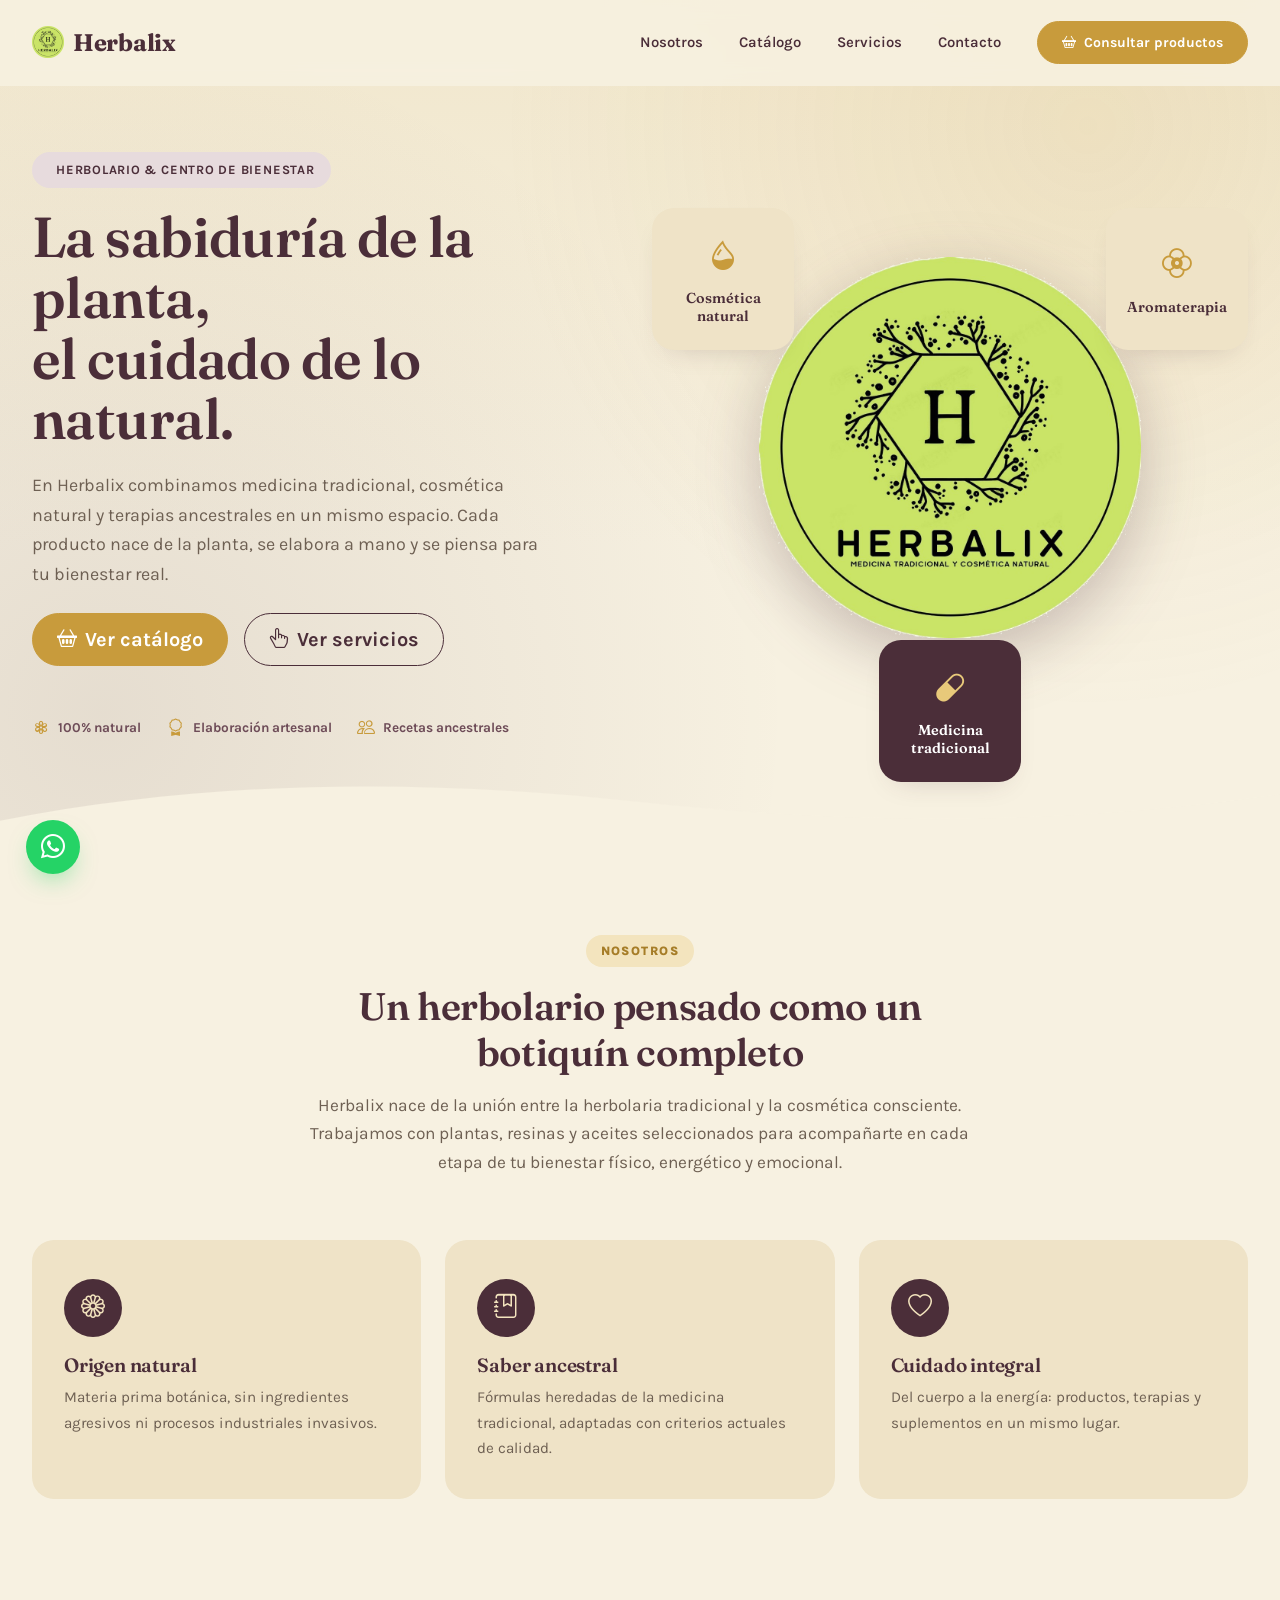
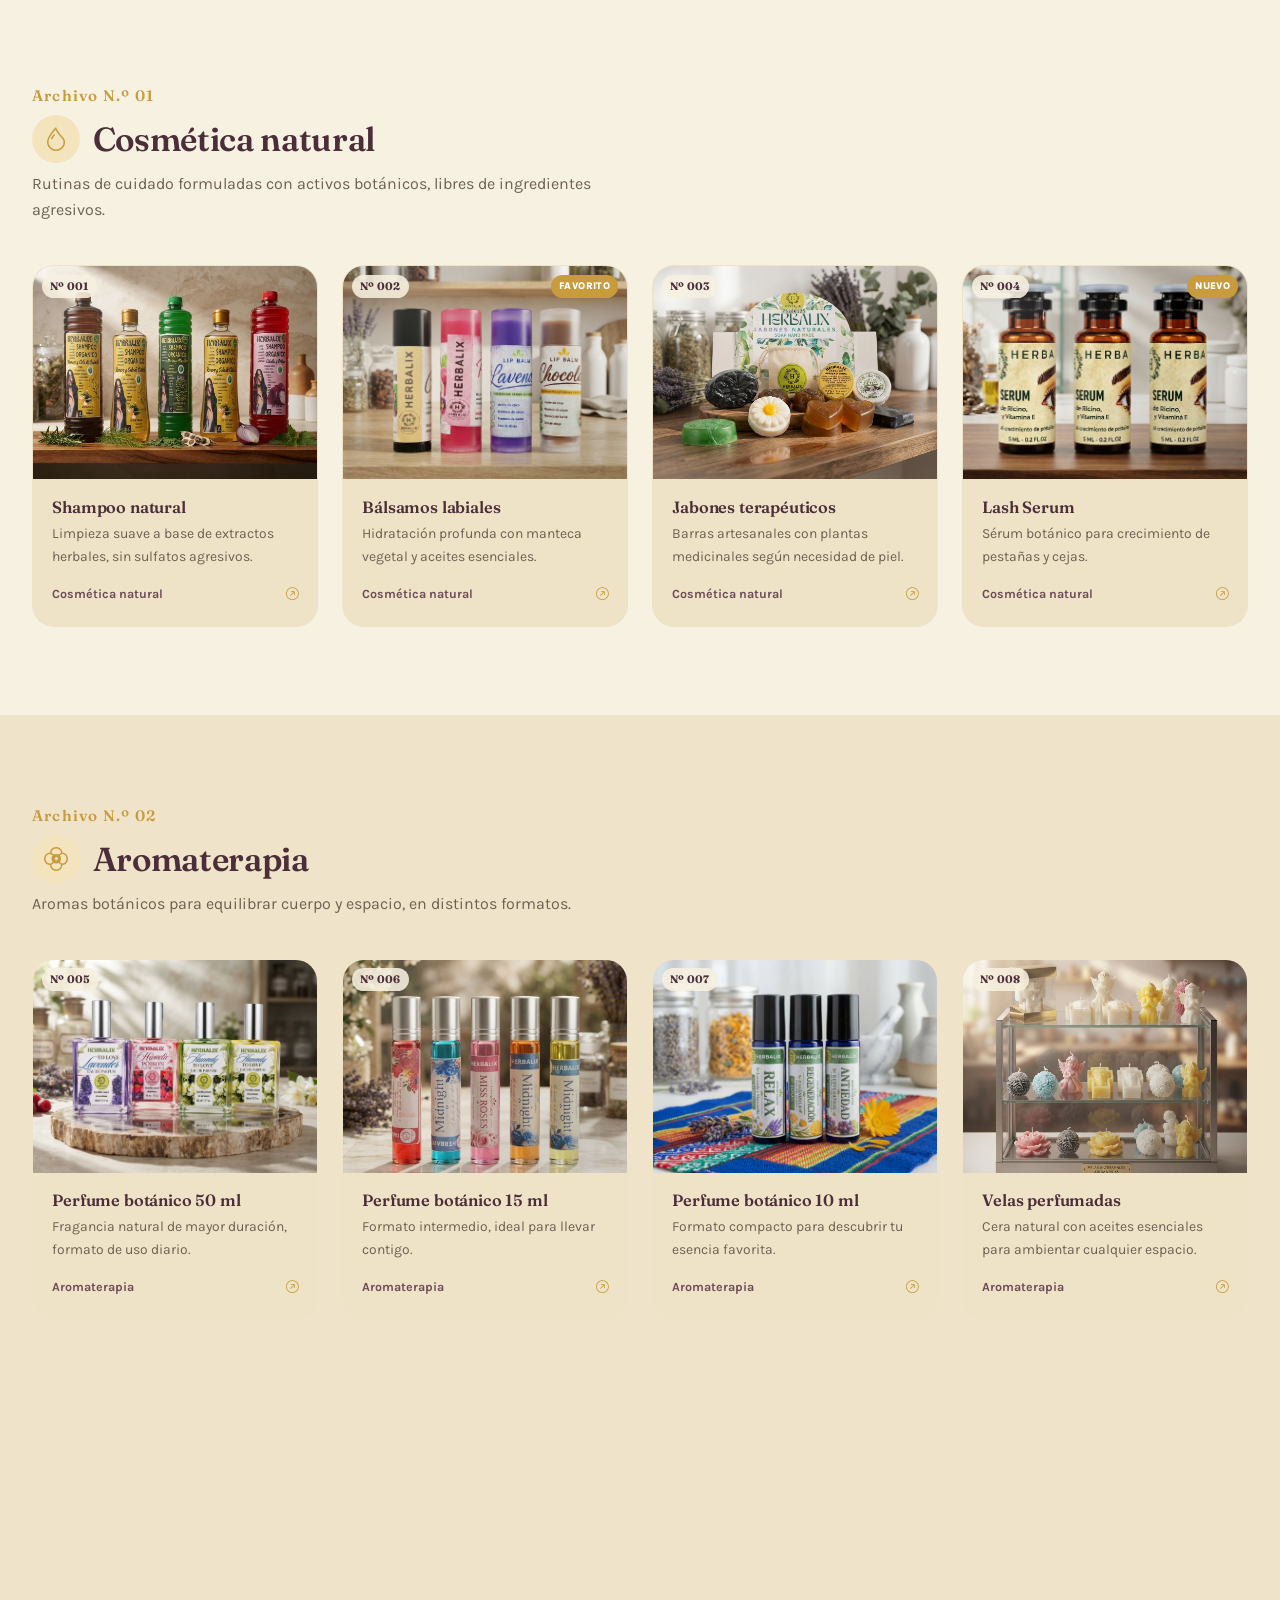
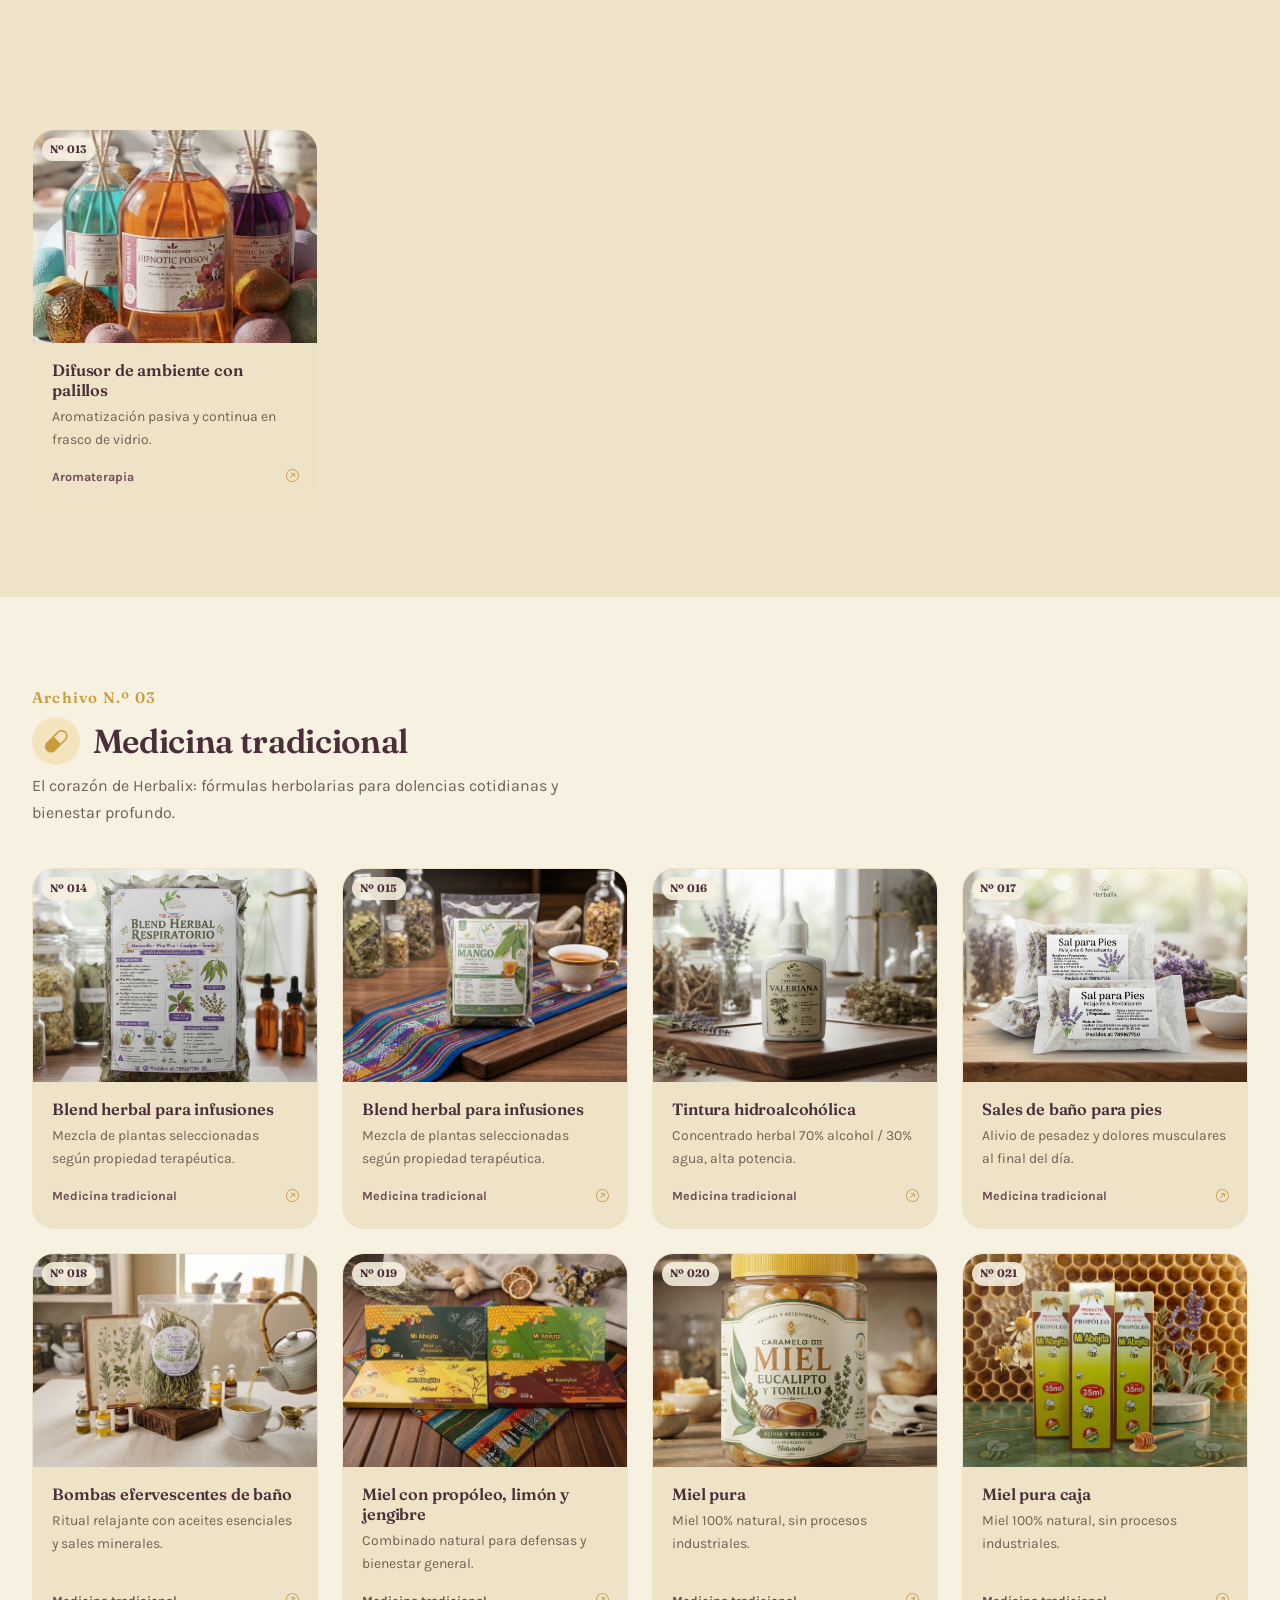
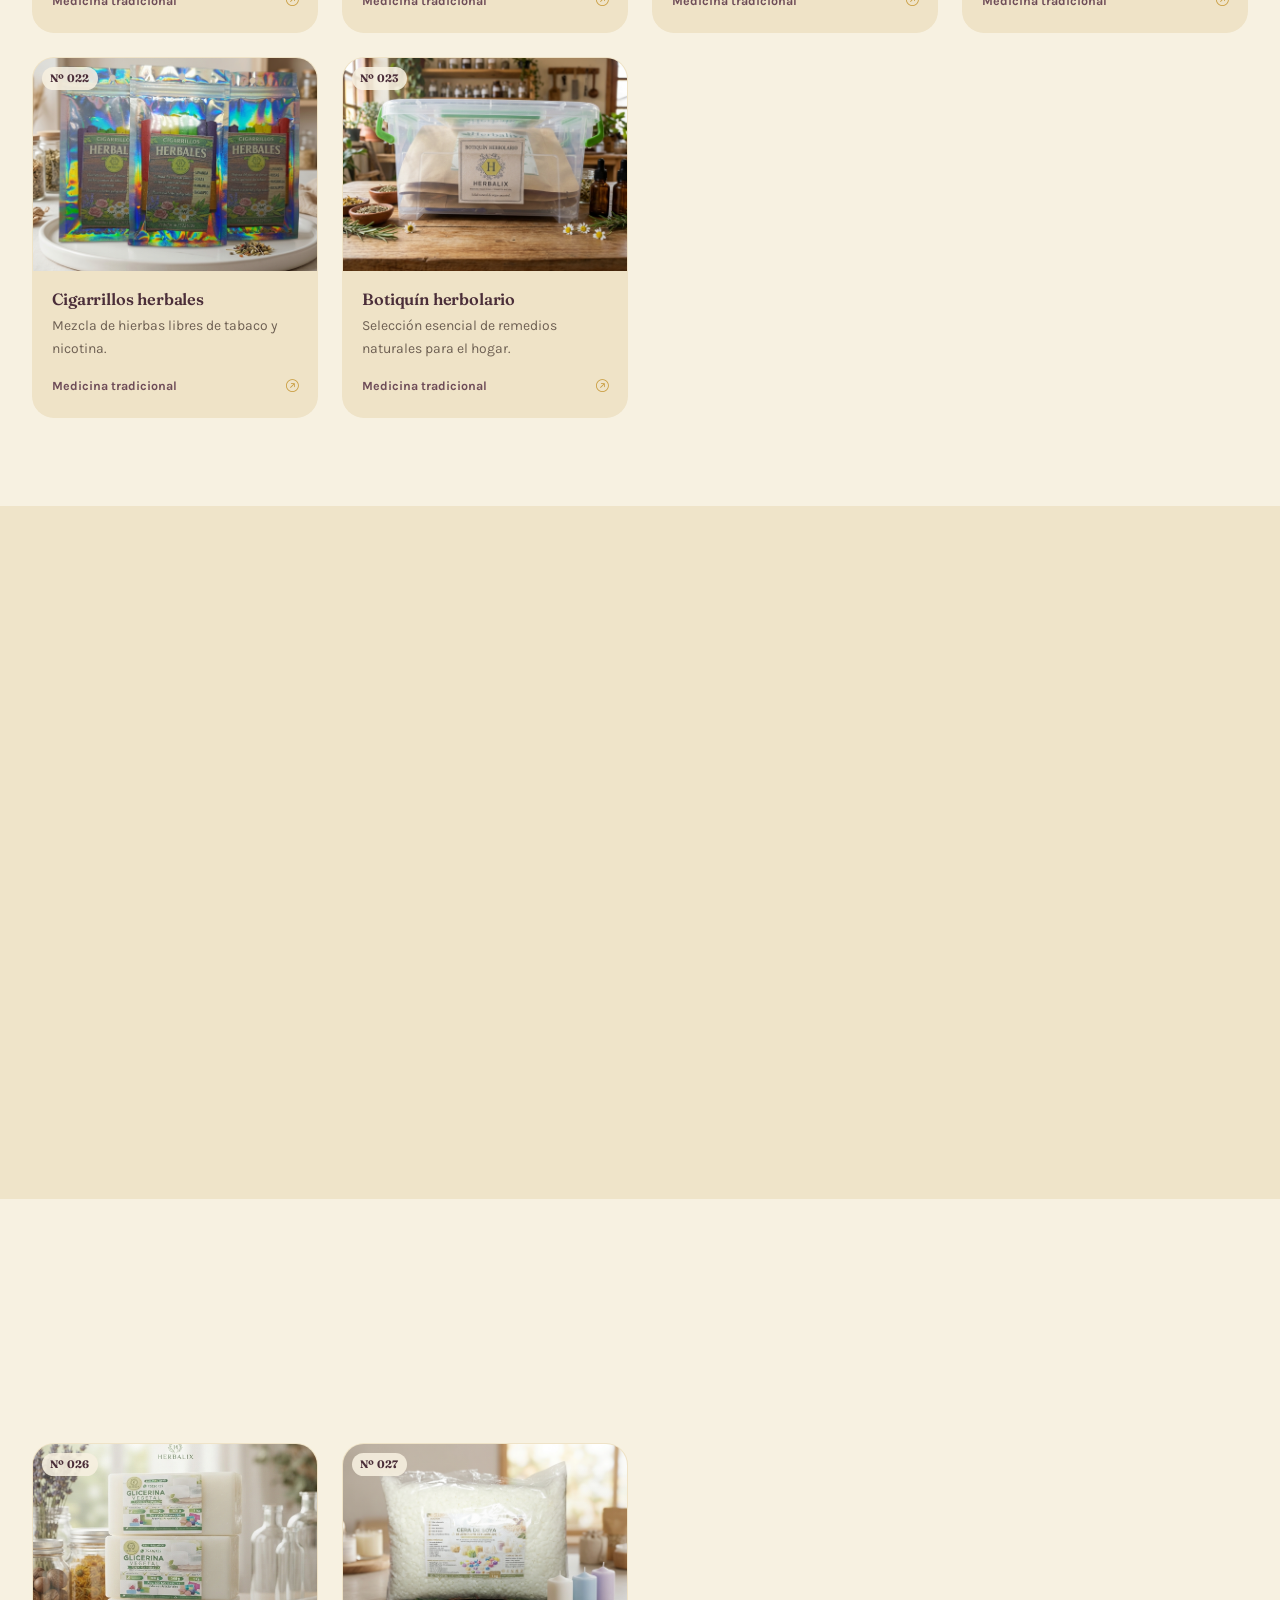
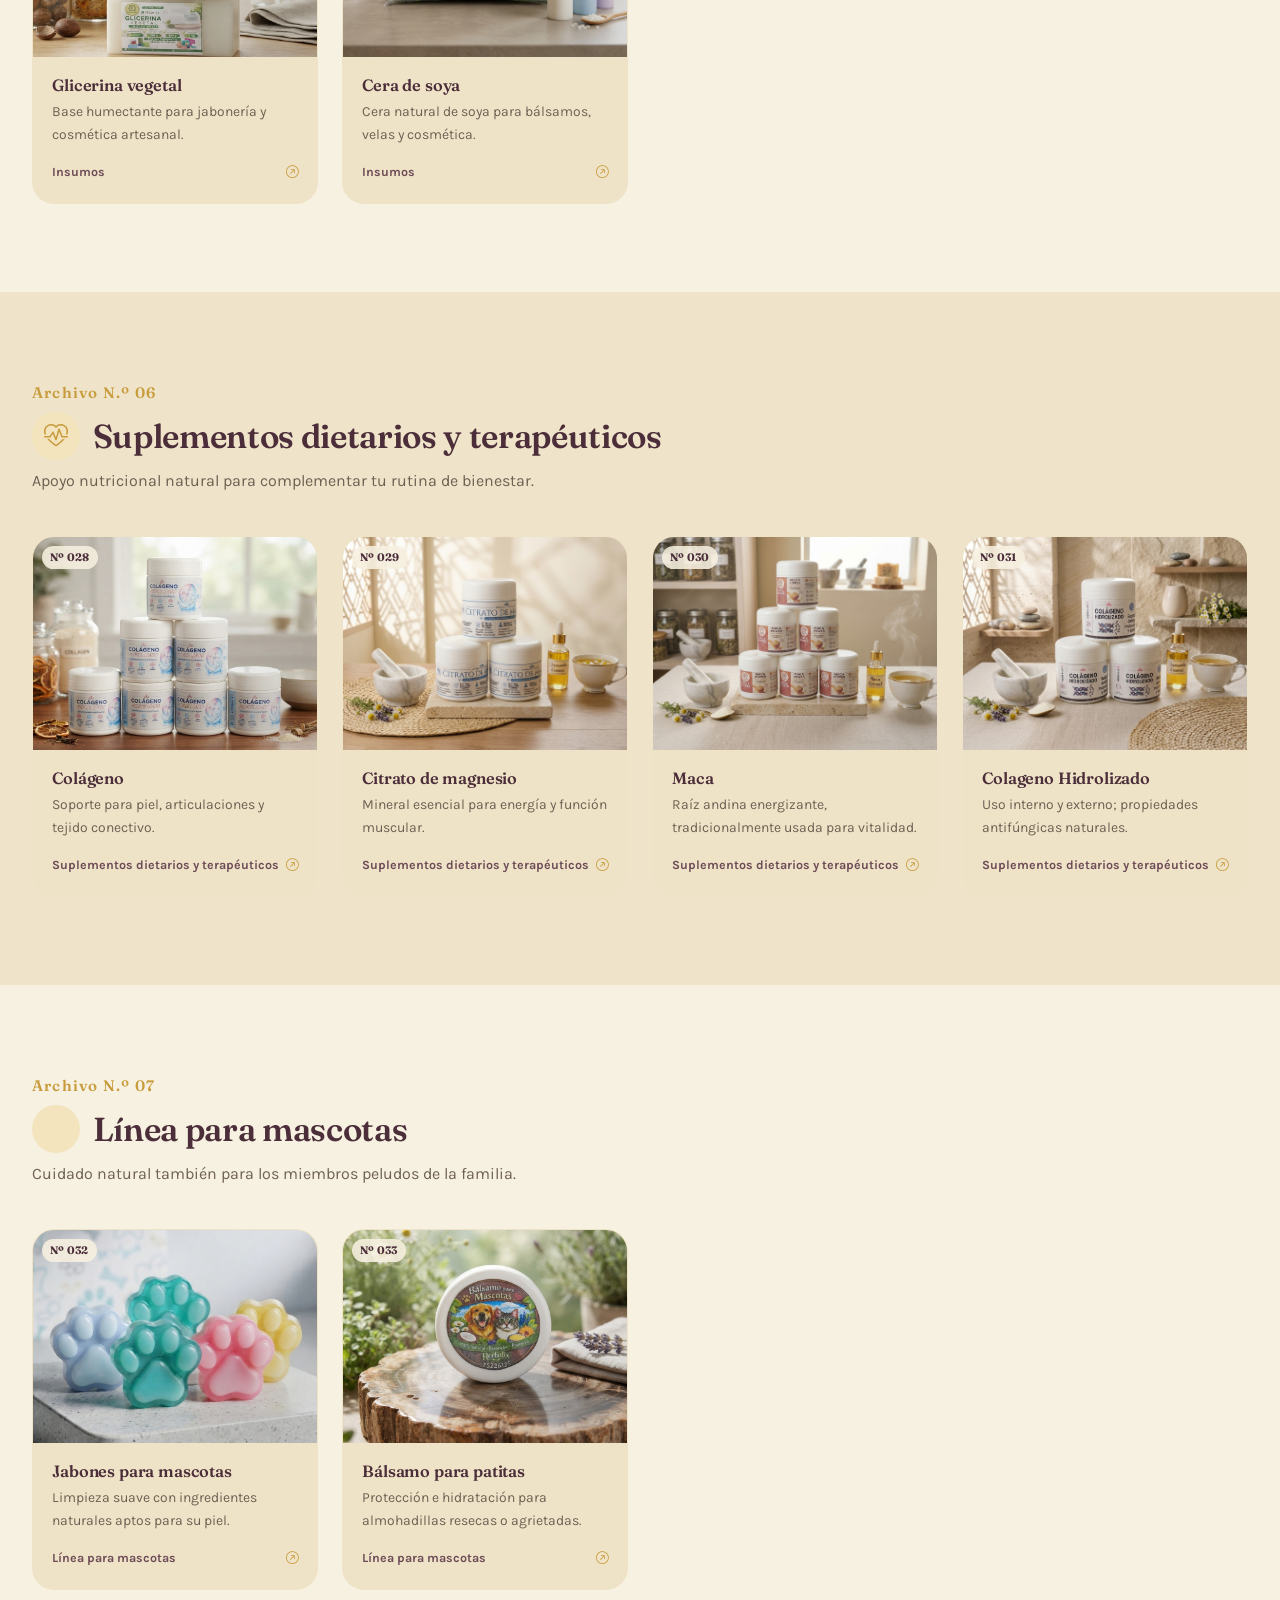
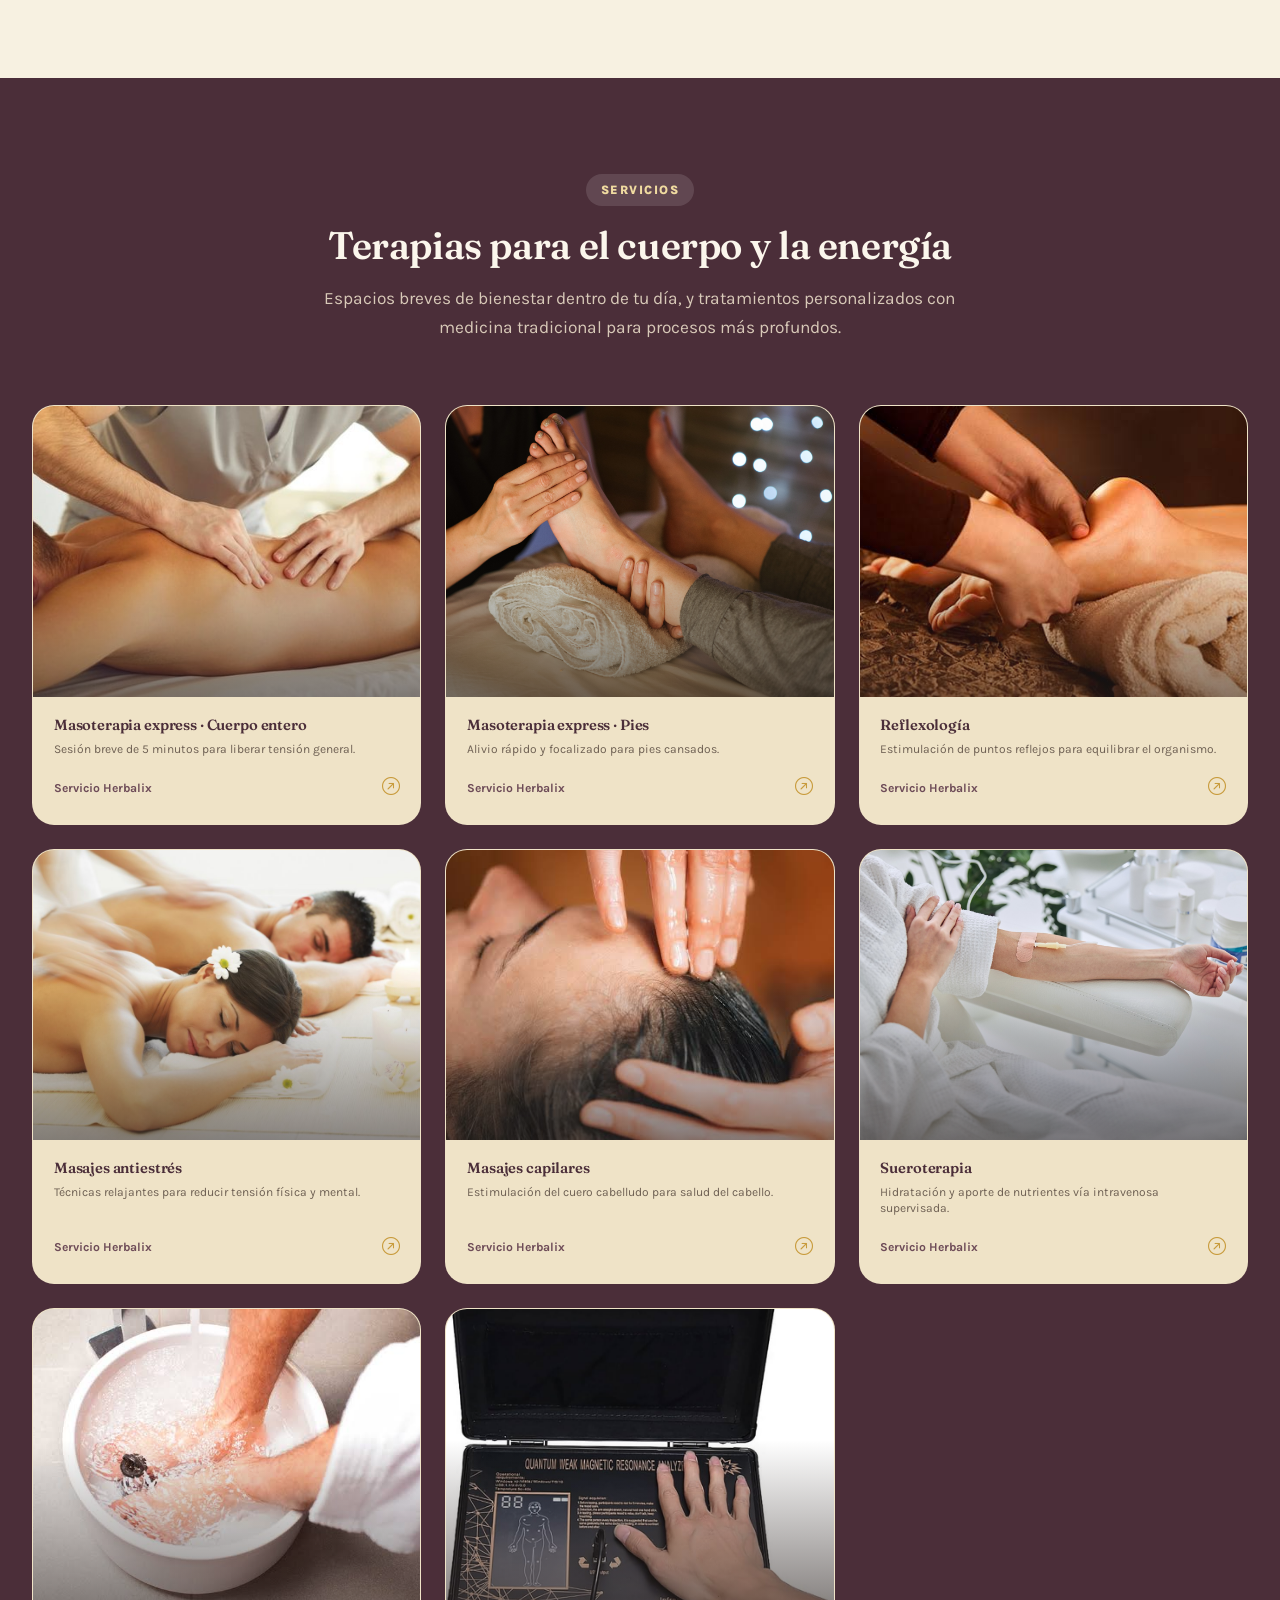
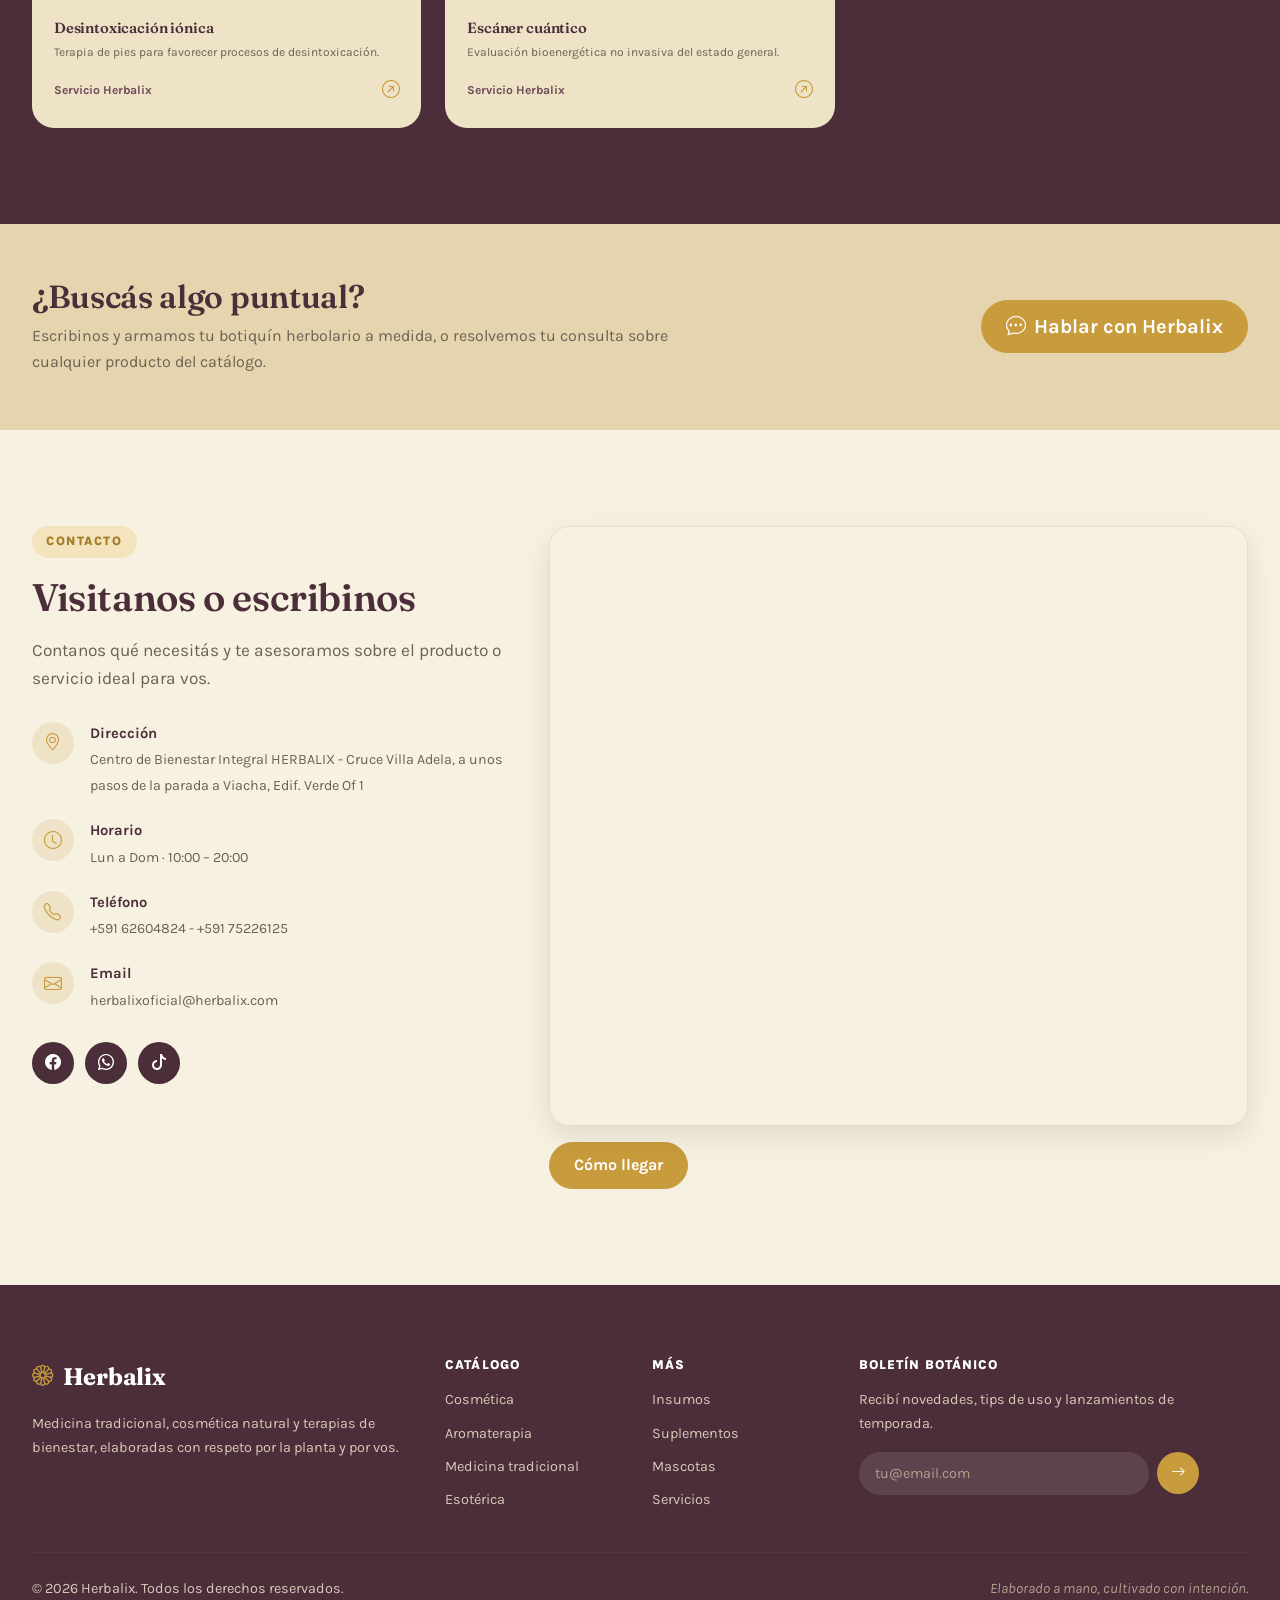
<file: index.html>
<!DOCTYPE html>
<html lang="es">

<head>
  <meta charset="UTF-8">
  <meta name="viewport" content="width=device-width, initial-scale=1.0">
  <title>Herbalix — Medicina Tradicional &amp; Cosmética Natural</title>
  <meta name="description"
    content="Herbalix: cosmética natural, aromaterapia, medicina tradicional, esotérica y suplementos. Un herbolario integral para tu bienestar.">

  <!-- Google Fonts -->
  <link rel="preconnect" href="https://fonts.googleapis.com">
  <link rel="preconnect" href="https://fonts.gstatic.com" crossorigin>
  <link
    href="https://fonts.googleapis.com/css2?family=Fraunces:opsz,wght@9..144,300;9..144,400;9..144,500;9..144,600;9..144,700;9..144,900&family=Karla:ital,wght@0,300;0,400;0,500;0,600;0,700;1,400&display=swap"
    rel="stylesheet">

  <!-- Bootstrap 5 -->
  <link href="https://cdn.jsdelivr.net/npm/bootstrap@5.3.3/dist/css/bootstrap.min.css" rel="stylesheet">
  <!-- Bootstrap Icons -->
  <link rel="stylesheet" href="https://cdn.jsdelivr.net/npm/bootstrap-icons@1.11.3/font/bootstrap-icons.css">

  <!-- Custom styles -->
  <link rel="stylesheet" href="css/styles.css">
</head>

<body>

  <!-- ============ NAV ============ -->
  <nav class="navbar navbar-expand-lg fixed-top hbx-nav" id="mainNav">
    <div class="container">
      <a class="navbar-brand hbx-brand" href="#inicio">
        <!-- <i class="bi bi-flower1"></i> -->
        <img src="assets/img/logo.png" alt="Herbalix logo" width="32" height="32">
        <span>Herbalix</span>
      </a>
      <button class="navbar-toggler" type="button" data-bs-toggle="collapse" data-bs-target="#navMenu"
        aria-label="Abrir menú">
        <span class="navbar-toggler-icon"></span>
      </button>
      <div class="collapse navbar-collapse" id="navMenu">
        <ul class="navbar-nav ms-auto align-items-lg-center gap-lg-1">
          <li class="nav-item"><a class="nav-link" href="#nosotros">Nosotros</a></li>
          <li class="nav-item dropdown">
            <a class="nav-link dropdown-toggle" href="#" role="button" data-bs-toggle="dropdown"
              aria-expanded="false">Catálogo</a>
            <ul class="dropdown-menu hbx-dropdown">
              <li><a class="dropdown-item" href="#cosmetica"><i class="bi bi-droplet"></i> Cosmética natural</a></li>
              <li><a class="dropdown-item" href="#aromaterapia"><i class="bi bi-flower2"></i> Aromaterapia</a></li>
              <li><a class="dropdown-item" href="#medicina"><i class="bi bi-capsule"></i> Medicina tradicional</a></li>
              <li><a class="dropdown-item" href="#esoterica"><i class="bi bi-moon-stars"></i> Esotérica</a></li>
              <li><a class="dropdown-item" href="#insumos"><i class="bi bi-box-seam"></i> Insumos</a></li>
              <li><a class="dropdown-item" href="#suplementos"><i class="bi bi-heart-pulse"></i> Suplementos</a></li>
              <li><a class="dropdown-item" href="#mascotas"><i class="bi bi-paw"></i> Mascotas</a></li>
            </ul>
          </li>
          <li class="nav-item"><a class="nav-link" href="#servicios">Servicios</a></li>
          <li class="nav-item"><a class="nav-link" href="#contacto">Contacto</a></li>
          <li class="nav-item ms-lg-3">
            <a class="btn hbx-btn-accent btn-sm" href="#contacto">
              <i class="bi bi-basket2"></i> Consultar productos
            </a>
          </li>
        </ul>
      </div>
    </div>
  </nav>

  <!-- ============ HERO ============ -->
  <header class="hbx-hero" id="inicio">
    <div class="hbx-hero-texture" aria-hidden="true"></div>
    <div class="container hbx-hero-inner">
      <div class="row align-items-center gy-5">
        <div class="col-lg-6" data-reveal>
          <span class="hbx-eyebrow"><i class="bi bi-leaf"></i> Herbolario &amp; centro de bienestar</span>
          <h1 class="hbx-hero-title">La sabiduría de la planta,<br> el cuidado de lo natural.</h1>
          <p class="hbx-hero-text">
            En Herbalix combinamos medicina tradicional, cosmética natural y terapias ancestrales
            en un mismo espacio. Cada producto nace de la planta, se elabora a mano y se piensa
            para tu bienestar real.
          </p>
          <div class="d-flex flex-wrap gap-3 mt-4">
            <a href="#cosmetica" class="btn hbx-btn-accent btn-lg">
              <i class="bi bi-basket2"></i> Ver catálogo
            </a>
            <a href="#servicios" class="btn hbx-btn-outline btn-lg">
              <i class="bi bi-hand-index-thumb"></i> Ver servicios
            </a>
          </div>
          <div class="hbx-trustbar mt-5">
            <div><i class="bi bi-flower3"></i><span>100% natural</span></div>
            <div><i class="bi bi-award"></i><span>Elaboración artesanal</span></div>
            <div><i class="bi bi-people"></i><span>Recetas ancestrales</span></div>
          </div>
        </div>
        <div class="col-lg-6" data-reveal data-reveal-delay="1">
          <div class="hbx-hero-visual">
            <div class="hbx-hero-card hbx-card-1">
              <i class="bi bi-droplet-half"></i>
              <p>Cosmética<br>natural</p>
            </div>
            <div class="hbx-hero-card hbx-card-2">
              <i class="bi bi-capsule"></i>
              <p>Medicina<br>tradicional</p>
            </div>
            <div class="hbx-hero-card hbx-card-3">
              <i class="bi bi-flower2"></i>
              <p>Aromaterapia</p>
            </div>
            <img src="assets/img/logo.png" alt="Herbalix logo" width="35" height="35" class="hbx-hero-logo">
          </div>
        </div>
      </div>
    </div>
    <svg class="hbx-hero-wave" viewBox="0 0 1440 90" preserveAspectRatio="none" aria-hidden="true">
      <path d="M0,64 C240,10 480,10 720,40 C960,70 1200,70 1440,30 L1440,90 L0,90 Z"></path>
    </svg>
  </header>

  <!-- ============ NOSOTROS ============ -->
  <section class="hbx-section" id="nosotros">
    <div class="container">
      <div class="row justify-content-center text-center mb-5" data-reveal>
        <div class="col-lg-7">
          <span class="hbx-tag">Nosotros</span>
          <h2 class="hbx-h2">Un herbolario pensado como un botiquín completo</h2>
          <p class="hbx-lead">
            Herbalix nace de la unión entre la herbolaria tradicional y la cosmética consciente.
            Trabajamos con plantas, resinas y aceites seleccionados para acompañarte en cada
            etapa de tu bienestar físico, energético y emocional.
          </p>
        </div>
      </div>
      <div class="row g-4">
        <div class="col-md-4" data-reveal>
          <div class="hbx-pillar">
            <div class="hbx-pillar-icon"><i class="bi bi-flower1"></i></div>
            <h3>Origen natural</h3>
            <p>Materia prima botánica, sin ingredientes agresivos ni procesos industriales invasivos.</p>
          </div>
        </div>
        <div class="col-md-4" data-reveal data-reveal-delay="1">
          <div class="hbx-pillar">
            <div class="hbx-pillar-icon"><i class="bi bi-journal-bookmark"></i></div>
            <h3>Saber ancestral</h3>
            <p>Fórmulas heredadas de la medicina tradicional, adaptadas con criterios actuales de calidad.</p>
          </div>
        </div>
        <div class="col-md-4" data-reveal data-reveal-delay="2">
          <div class="hbx-pillar">
            <div class="hbx-pillar-icon"><i class="bi bi-heart"></i></div>
            <h3>Cuidado integral</h3>
            <p>Del cuerpo a la energía: productos, terapias y suplementos en un mismo lugar.</p>
          </div>
        </div>
      </div>
    </div>
  </section>

  <!-- ============ CATEGORY SECTIONS (rendered by JS) ============ -->
  <main id="catalogo"></main>

  <!-- ============ SERVICIOS ============ -->
  <section class="hbx-section hbx-section-dark" id="servicios">
    <div class="container">
      <div class="row justify-content-center text-center mb-5" data-reveal>
        <div class="col-lg-7">
          <span class="hbx-tag hbx-tag-light">Servicios</span>
          <h2 class="hbx-h2 hbx-h2-light">Terapias para el cuerpo y la energía</h2>
          <p class="hbx-lead hbx-lead-light">
            Espacios breves de bienestar dentro de tu día, y tratamientos personalizados
            con medicina tradicional para procesos más profundos.
          </p>
        </div>
      </div>
      <div id="servicesGrid" class="row g-4"></div>
    </div>
  </section>

  <!-- ============ CTA / NEWSLETTER ============ -->
  <section class="hbx-cta">
    <div class="container">
      <div class="row align-items-center g-4">
        <div class="col-lg-7" data-reveal>
          <h2 class="hbx-h2-cta">¿Buscás algo puntual?</h2>
          <p class="mb-0">Escribinos y armamos tu botiquín herbolario a medida, o resolvemos tu consulta sobre cualquier
            producto del catálogo.</p>
        </div>
        <div class="col-lg-5 text-lg-end" data-reveal data-reveal-delay="1">
          <a href="#contacto" class="btn hbx-btn-accent btn-lg"><i class="bi bi-chat-dots"></i> Hablar con Herbalix</a>
        </div>
      </div>
    </div>
  </section>

  <!-- ============ CONTACTO ============ -->
  <section class="hbx-section" id="contacto">
    <div class="container">
      <div class="row g-4 align-items-stretch">

        <!-- DATOS DE CONTACTO -->
        <div class="col-lg-5" data-reveal>
          <span class="hbx-tag">Contacto</span>
          <h2 class="hbx-h2">Visitanos o escribinos</h2>

          <p class="hbx-lead">
            Contanos qué necesitás y te asesoramos sobre el producto
            o servicio ideal para vos.
          </p>

          <ul class="hbx-contact-list">
            <li>
              <i class="bi bi-geo-alt"></i>
              <div>
                <strong>Dirección</strong>
                <span>Centro de Bienestar Integral HERBALIX - Cruce Villa Adela, a unos pasos de la parada a Viacha,
                  Edif. Verde Of 1</span>
              </div>
            </li>

            <li>
              <i class="bi bi-clock"></i>
              <div>
                <strong>Horario</strong>
                <span>Lun a Dom · 10:00 – 20:00</span>
              </div>
            </li>

            <li>
              <i class="bi bi-telephone"></i>
              <div>
                <strong>Teléfono</strong>
                <span>+591 62604824 - +591 75226125</span>
              </div>
            </li>

            <li>
              <i class="bi bi-envelope"></i>
              <div>
                <strong>Email</strong>
                <span>herbalixoficial@herbalix.com</span>
              </div>
            </li>
          </ul>
          <div class="hbx-social">
            <a href="https://www.facebook.com/herbalixbolivia" aria-label="Facebook">
              <i class="bi bi-facebook"></i>
            </a>
            <a href="https://wa.me/59162604824" aria-label="WhatsApp">
              <i class="bi bi-whatsapp"></i>
            </a>
            <a href="https://www.tiktok.com/@herbalix.bolivia" aria-label="TikTok">
              <i class="bi bi-tiktok"></i>
            </a>
          </div>
        </div>
        
        <!-- MAPA -->
        <div class="col-lg-7" data-reveal data-reveal-delay="1">
          <div class="hbx-map-wrapper">
            <iframe src="https://maps.google.com/maps?q=-16.535505,-68.191818&z=16&output=embed"
              title="Ubicación de Herbalix Bolivia" loading="lazy" allowfullscreen
              referrerpolicy="no-referrer-when-downgrade">
            </iframe>
          </div>

          <div class="mt-3">
            <a href="https://maps.app.goo.gl/tDxbUv4Jk2MFkFKA8" target="_blank" rel="noopener noreferrer"
              class="btn hbx-btn-accent">
              Cómo llegar
            </a>
          </div>
        </div>

      </div>
    </div>
  </section>


  <!-- ============ FOOTER ============ -->
  <footer class="hbx-footer">
    <div class="container">
      <div class="row gy-4">
        <div class="col-lg-4">
          <a class="hbx-brand hbx-brand-footer" href="#inicio"><i class="bi bi-flower1"></i><span>Herbalix</span></a>
          <p class="mt-3">Medicina tradicional, cosmética natural y terapias de bienestar, elaboradas con respeto por la
            planta y por vos.</p>
        </div>
        <div class="col-6 col-lg-2">
          <h6>Catálogo</h6>
          <ul>
            <li><a href="#cosmetica">Cosmética</a></li>
            <li><a href="#aromaterapia">Aromaterapia</a></li>
            <li><a href="#medicina">Medicina tradicional</a></li>
            <li><a href="#esoterica">Esotérica</a></li>
          </ul>
        </div>
        <div class="col-6 col-lg-2">
          <h6>Más</h6>
          <ul>
            <li><a href="#insumos">Insumos</a></li>
            <li><a href="#suplementos">Suplementos</a></li>
            <li><a href="#mascotas">Mascotas</a></li>
            <li><a href="#servicios">Servicios</a></li>
          </ul>
        </div>
        <div class="col-lg-4">
          <h6>Boletín botánico</h6>
          <p>Recibí novedades, tips de uso y lanzamientos de temporada.</p>
          <form class="hbx-newsletter" id="newsletterForm">
            <input type="email" placeholder="tu@email.com" required aria-label="Email para boletín">
            <button type="submit"><i class="bi bi-arrow-right"></i></button>
          </form>
        </div>
      </div>
      <hr>
      <div class="d-flex flex-column flex-md-row justify-content-between align-items-center gap-2">
        <span>© <span id="year"></span> Herbalix. Todos los derechos reservados.</span>
        <span class="hbx-footer-note">Elaborado a mano, cultivado con intención.</span>
      </div>
    </div>
  </footer>

  <!-- Back to top -->
  <button id="backToTop" class="hbx-back-top" aria-label="Volver arriba"><i class="bi bi-arrow-up"></i></button>

  <!-- WhatsApp float -->
  <a href="#" class="hbx-whatsapp" aria-label="Escribinos por WhatsApp"><i class="bi bi-whatsapp"></i></a>

  <!-- Bootstrap JS -->
  <script src="https://cdn.jsdelivr.net/npm/bootstrap@5.3.3/dist/js/bootstrap.bundle.min.js"></script>
  <script src="js/script.js"></script>
</body>

</html>
</file>
<file: css/styles.css>
/* =====================================================
   HERBALIX — Design tokens
   Paleta "Botica Andina": aubergine profundo + oro antiguo
   sobre avena cálido. Pensada para diferenciarse del
   verde-salvia/terracota usado antes.
   ===================================================== */
:root {
  --hbx-bg: #F7F1E1;
  --hbx-bg-alt: #EFE4C9;
  --hbx-primary: #4B2E39;
  --hbx-primary-70: #6E4C58;
  --hbx-primary-40: #A98A93;
  --hbx-primary-15: #E7DBDD;
  --hbx-accent: #C89B3C;
  --hbx-accent-dark: #A67D28;
  --hbx-accent-15: #F3E4BE;
  --hbx-card: #EFE3C7;
  --hbx-card-deep: #E4D5AE;
  --hbx-text: #2B2320;
  --hbx-text-muted: #6E6053;

  --font-display: "Fraunces", "Georgia", serif;
  --font-body: "Karla", "Segoe UI", sans-serif;

  --radius-lg: 22px;
  --radius-md: 14px;
  --radius-sm: 8px;
  --shadow-soft: 0 20px 40px -24px rgba(75, 46, 57, 0.35);
  --shadow-card: 0 12px 30px -18px rgba(75, 46, 57, 0.28);
}

* {
  box-sizing: border-box;
}

html {
  scroll-behavior: smooth;
}

body {
  font-family: var(--font-body);
  background: var(--hbx-bg);
  color: var(--hbx-text);
  font-size: 1rem;
  line-height: 1.65;
  -webkit-font-smoothing: antialiased;
}

h1,
h2,
h3,
h4,
.hbx-brand {
  font-family: var(--font-display);
  color: var(--hbx-primary);
  font-weight: 600;
  letter-spacing: -0.01em;
}

a {
  text-decoration: none;
  color: inherit;
}

::selection {
  background: var(--hbx-accent-15);
  color: var(--hbx-accent-dark);
}

:focus-visible {
  outline: 2.5px solid var(--hbx-accent);
  outline-offset: 3px;
  border-radius: 4px;
}

.container {
  max-width: 1240px;
}

/* =====================================================
   REVEAL ON SCROLL
   ===================================================== */
[data-reveal] {
  opacity: 0;
  transform: translateY(26px);
  transition: opacity .8s cubic-bezier(.2, .7, .3, 1), transform .8s cubic-bezier(.2, .7, .3, 1);
}

[data-reveal].is-visible {
  opacity: 1;
  transform: translateY(0);
}

[data-reveal-delay="1"] {
  transition-delay: .12s;
}

[data-reveal-delay="2"] {
  transition-delay: .24s;
}

[data-reveal-delay="3"] {
  transition-delay: .36s;
}

@media (prefers-reduced-motion: reduce) {
  [data-reveal] {
    opacity: 1;
    transform: none;
    transition: none;
  }

  html {
    scroll-behavior: auto;
  }
}

/* =====================================================
   NAVBAR
   ===================================================== */
.hbx-nav {
  background: rgba(247, 241, 225, 0.86);
  backdrop-filter: blur(10px);
  -webkit-backdrop-filter: blur(10px);
  border-bottom: 1px solid transparent;
  transition: all .35s ease;
  padding: 1.1rem 0;
}

.hbx-nav.scrolled {
  background: rgba(247, 241, 225, 0.97);
  border-bottom-color: var(--hbx-primary-15);
  padding: .6rem 0;
  box-shadow: 0 8px 24px -18px rgba(75, 46, 57, 0.4);
}

.hbx-brand {
  display: inline-flex;
  align-items: center;
  gap: .55rem;
  font-size: 1.5rem;
  font-weight: 700;
  color: var(--hbx-primary) !important;
}

.hbx-brand i {
  color: var(--hbx-accent);
  font-size: 1.35rem;
}

.hbx-nav .nav-link {
  font-family: var(--font-body);
  font-weight: 600;
  font-size: .93rem;
  color: var(--hbx-primary);
  padding: .5rem 1rem !important;
  position: relative;
}

.hbx-nav .nav-link::after {
  content: "";
  position: absolute;
  left: 1rem;
  right: 1rem;
  bottom: .15rem;
  height: 2px;
  background: var(--hbx-accent);
  transform: scaleX(0);
  transform-origin: left;
  transition: transform .3s ease;
}

.hbx-nav .nav-link:hover::after,
.hbx-nav .nav-link:focus-visible::after {
  transform: scaleX(1);
}

.hbx-dropdown {
  border: none;
  border-radius: var(--radius-md);
  box-shadow: var(--shadow-soft);
  padding: .5rem;
}

.hbx-dropdown .dropdown-item {
  border-radius: var(--radius-sm);
  padding: .55rem .8rem;
  font-weight: 500;
  display: flex;
  align-items: center;
  gap: .6rem;
}

.hbx-dropdown .dropdown-item i {
  color: var(--hbx-accent);
}

.hbx-dropdown .dropdown-item:hover {
  background: var(--hbx-card);
  color: var(--hbx-primary);
}

/* Buttons */
.hbx-btn-accent {
  background: var(--hbx-accent);
  border: 1px solid var(--hbx-accent);
  color: #fff !important;
  font-weight: 700;
  border-radius: 999px;
  padding: .65rem 1.5rem;
  display: inline-flex;
  align-items: center;
  gap: .5rem;
  transition: all .25s ease;
}

.hbx-btn-accent:hover {
  background: var(--hbx-accent-dark);
  border-color: var(--hbx-accent-dark);
  transform: translateY(-2px);
  box-shadow: 0 14px 26px -14px rgba(166, 125, 40, 0.55);
}

.hbx-btn-outline {
  background: transparent;
  border: 1.5px solid var(--hbx-primary);
  color: var(--hbx-primary) !important;
  font-weight: 700;
  border-radius: 999px;
  padding: .6rem 1.5rem;
  display: inline-flex;
  align-items: center;
  gap: .5rem;
  transition: all .25s ease;
}

.hbx-btn-outline:hover {
  background: var(--hbx-primary);
  color: #fff !important;
  transform: translateY(-2px);
}

/* =====================================================
   HERO
   ===================================================== */
.hbx-hero {
  position: relative;
  padding: 9.5rem 0 6rem;
  background: linear-gradient(180deg, #F1E7CD 0%, var(--hbx-bg) 65%);
  overflow: hidden;
}

.hbx-hero-texture {
  position: absolute;
  inset: 0;
  pointer-events: none;
  background-image: radial-gradient(circle at 85% 15%, rgba(200, 155, 60, 0.12), transparent 45%),
    radial-gradient(circle at 8% 85%, rgba(75, 46, 57, 0.10), transparent 50%);
}

.hbx-hero-inner {
  position: relative;
  z-index: 2;
}

.hbx-eyebrow {
  display: inline-flex;
  align-items: center;
  gap: .5rem;
  background: var(--hbx-primary-15);
  color: var(--hbx-primary);
  font-weight: 700;
  font-size: .8rem;
  letter-spacing: .06em;
  text-transform: uppercase;
  padding: .45rem 1rem;
  border-radius: 999px;
}

.hbx-hero-title {
  font-size: clamp(2.3rem, 4.4vw, 3.6rem);
  line-height: 1.08;
  margin: 1.2rem 0 1.3rem;
}

.hbx-hero-text {
  font-size: 1.12rem;
  color: var(--hbx-text-muted);
  max-width: 520px;
}

.hbx-trustbar {
  display: flex;
  flex-wrap: wrap;
  gap: 1.6rem;
}

.hbx-trustbar div {
  display: flex;
  align-items: center;
  gap: .5rem;
  font-weight: 700;
  font-size: .85rem;
  color: var(--hbx-primary-70);
}

.hbx-trustbar i {
  color: var(--hbx-accent);
  font-size: 1.1rem;
}

.hbx-hero-visual {
  position: relative;
  height: 480px;
  display: flex;
  align-items: center;
  justify-content: center;
}

/* --- Logo: punto focal del hero --- */
.hbx-hero-logo-wrap {
  position: relative;
  z-index: 1;
  width: 250px;
  height: 250px;
  display: flex;
  align-items: center;
  justify-content: center;
}

.hbx-hero-logo-wrap::before {
  content: "";
  position: absolute;
  inset: -10%;
  background: radial-gradient(circle, rgba(247, 241, 225, 0.95) 0%, rgba(247, 241, 225, 0.55) 45%, rgba(247, 241, 225, 0) 72%);
  border-radius: 50%;
  z-index: 0;
}

.hbx-hero-logo-ring {
  position: absolute;
  border: 1.5px dashed var(--hbx-primary-40);
  border-radius: 50%;
  width: 92%;
  height: 92%;
  opacity: .55;
  animation: hbxSpin 40s linear infinite;
}

.hbx-hero-logo-ring-2 {
  width: 108%;
  height: 108%;
  border-color: var(--hbx-accent);
  opacity: .28;
  animation-duration: 60s;
  animation-direction: reverse;
}

@keyframes hbxSpin {
  from {
    transform: rotate(0deg);
  }

  to {
    transform: rotate(360deg);
  }
}

.hbx-hero-logo {
  position: relative;
  z-index: 2;
  width: 64%;
  height: auto;
  object-fit: contain;
  filter: drop-shadow(0 18px 30px rgba(75, 46, 57, 0.28));
  animation: hbxLogoFloat 7s ease-in-out infinite;
}

@keyframes hbxLogoFloat {

  0%,
  100% {
    transform: translateY(0);
  }

  50% {
    transform: translateY(-10px);
  }
}

.hbx-hero-card {
  position: absolute;
  z-index: 3;
  background: var(--hbx-card);
  border-radius: var(--radius-lg);
  box-shadow: var(--shadow-card);
  width: 142px;
  height: 142px;
  display: flex;
  flex-direction: column;
  align-items: center;
  justify-content: center;
  gap: .6rem;
  text-align: center;
  font-family: var(--font-display);
  font-weight: 600;
  color: var(--hbx-primary);
  animation: hbxFloat 6s ease-in-out infinite;
}

.hbx-hero-card p {
  font-size: .9rem;
  margin: 0;
  line-height: 1.2;
}

.hbx-hero-card i {
  font-size: 1.85rem;
  color: var(--hbx-accent);
}

/* Esquina superior izquierda */
.hbx-card-1 {
  top: 0;
  left: 0;
  animation-delay: 0s;
}

/* Esquina superior derecha */
.hbx-card-3 {
  top: 0;
  right: 0;
  animation-delay: 2.4s;
}

/* Centrada abajo, separada de ambas y del logo */
.hbx-card-2 {
  top: 27rem;
  left: 50%;
  transform: translateX(-50%);
  background: var(--hbx-primary);
  color: #fff;
  animation-delay: 1.2s;
}

.hbx-card-2 i {
  color: #E8C97A;
}

.hbx-card-2 p {
  color: #fff;
}

@keyframes hbxFloat {

  0%,
  100% {
    transform: translateY(0);
  }

  50% {
    transform: translateY(-14px);
  }
}

@keyframes hbxFloatCentered {

  0%,
  100% {
    transform: translateX(-50%) translateY(0);
  }

  50% {
    transform: translateX(-50%) translateY(-14px);
  }
}

.hbx-card-2 {
  animation-name: hbxFloatCentered;
}

@keyframes hbxFloat {

  0%,
  100% {
    transform: translateY(0px);
  }

  50% {
    transform: translateY(-14px);
  }
}

.hbx-hero-wave {
  position: absolute;
  left: 0;
  right: 0;
  bottom: -2px;
  width: 100%;
  height: 70px;
  fill: var(--hbx-bg);
}

/* =====================================================
   SECTION GENERICS
   ===================================================== */
.hbx-section {
  padding: 6rem 0;
}

.hbx-section-alt {
  background: var(--hbx-bg-alt);
}

.hbx-section-dark {
  background: var(--hbx-primary);
  color: #EDE3D5;
}

.hbx-tag {
  display: inline-block;
  font-weight: 800;
  font-size: .78rem;
  letter-spacing: .12em;
  text-transform: uppercase;
  color: var(--hbx-accent-dark);
  background: var(--hbx-accent-15);
  padding: .35rem .9rem;
  border-radius: 999px;
  margin-bottom: 1rem;
}

.hbx-tag-light {
  background: rgba(255, 255, 255, 0.12);
  color: #F0DBA0;
}

.hbx-h2 {
  font-size: clamp(1.7rem, 3vw, 2.4rem);
  margin-bottom: 1rem;
}

.hbx-h2-light {
  color: #FBF6EC;
}

.hbx-lead {
  color: var(--hbx-text-muted);
  font-size: 1.08rem;
}

.hbx-lead-light {
  color: #D8C9B8;
}

.hbx-pillar {
  background: var(--hbx-card);
  border-radius: var(--radius-lg);
  padding: 2.4rem 2rem;
  height: 100%;
  transition: transform .3s ease, box-shadow .3s ease;
}

.hbx-pillar:hover {
  transform: translateY(-6px);
  box-shadow: var(--shadow-card);
}

.hbx-pillar-icon {
  width: 58px;
  height: 58px;
  border-radius: 50%;
  background: var(--hbx-primary);
  color: var(--hbx-accent-15);
  display: flex;
  align-items: center;
  justify-content: center;
  font-size: 1.5rem;
  margin-bottom: 1.1rem;
}

.hbx-pillar h3 {
  font-size: 1.2rem;
  margin-bottom: .5rem;
}

.hbx-pillar p {
  color: var(--hbx-text-muted);
  margin: 0;
  font-size: .95rem;
}

/* =====================================================
   CATEGORY BLOCK (rendered by JS)
   ===================================================== */
.hbx-category {
  padding: 5.5rem 0;
}

.hbx-category:nth-of-type(even) {
  background: var(--hbx-bg-alt);
}

.hbx-category-head {
  display: flex;
  flex-wrap: wrap;
  align-items: flex-end;
  justify-content: space-between;
  gap: 1.5rem;
  margin-bottom: 2.6rem;
}

.hbx-category-number {
  font-family: var(--font-display);
  font-size: .95rem;
  font-weight: 600;
  color: var(--hbx-accent);
  letter-spacing: .08em;
}

.hbx-category-title {
  display: flex;
  align-items: center;
  gap: .8rem;
  font-size: clamp(1.5rem, 2.6vw, 2.1rem);
  margin: .35rem 0 .5rem;
}

.hbx-category-title i {
  font-size: 1.5rem;
  color: var(--hbx-accent);
  width: 48px;
  height: 48px;
  flex: none;
  display: flex;
  align-items: center;
  justify-content: center;
  background: var(--hbx-accent-15);
  border-radius: 50%;
}

.hbx-category-desc {
  color: var(--hbx-text-muted);
  max-width: 560px;
  margin: 0;
}

/* Product cards */
.hbx-product-card {
  background: var(--hbx-card);
  border-radius: var(--radius-lg);
  overflow: hidden;
  height: 100%;
  display: flex;
  flex-direction: column;
  transition: transform .35s ease, box-shadow .35s ease;
  border: 1px solid transparent;
}

.hbx-product-card:hover {
  transform: translateY(-8px);
  box-shadow: var(--shadow-card);
  border-color: var(--hbx-primary-15);
}

/* Visual (imagen) del producto: alto consistente, sin deformar la foto */
.hbx-product-visual {
  position: relative;
  width: 100%;
  aspect-ratio: 4 / 3;
  overflow: hidden;
  display: flex;
  align-items: center;
  justify-content: center;
}

.hbx-product-visual::before {
  content: "";
  position: absolute;
  inset: 0;
  z-index: 1;
  background-image:
    radial-gradient(circle at 20% 20%, rgba(255, 255, 255, 0.16), transparent 45%),
    radial-gradient(circle at 85% 90%, rgba(0, 0, 0, 0.12), transparent 55%);
  pointer-events: none;
}

.hbx-product-visual i {
  font-size: 2.6rem;
  color: rgba(255, 255, 255, 0.92);
  position: relative;
  z-index: 2;
  filter: drop-shadow(0 6px 10px rgba(0, 0, 0, 0.15));
}

.hbx-product-image {
  position: absolute;
  inset: 0;
  z-index: 0;
  width: 100%;
  height: 100%;
  object-fit: cover;
  /* recorta y rellena sin deformar */
  object-position: center;
  display: block;
}

.hbx-product-index {
  position: absolute;
  top: .55rem;
  left: .55rem;
  z-index: 3;
  font-family: var(--font-display);
  font-size: .68rem;
  font-weight: 700;
  background: rgba(247, 241, 225, 0.88);
  color: var(--hbx-primary);
  padding: .16rem .5rem;
  border-radius: 999px;
  letter-spacing: .03em;
}

.hbx-product-badge {
  position: absolute;
  top: .55rem;
  right: .55rem;
  z-index: 3;
  font-size: .62rem;
  font-weight: 800;
  text-transform: uppercase;
  letter-spacing: .04em;
  background: var(--hbx-accent);
  color: #fff;
  padding: .2rem .5rem;
  border-radius: 999px;
}

.hbx-product-body {
  padding: 1.15rem 1.2rem 1.3rem;
  display: flex;
  flex-direction: column;
  gap: .35rem;
  flex: 1;
}

.hbx-product-body h4 {
  font-size: 1.02rem;
  margin: 0;
  color: var(--hbx-primary);
}

.hbx-product-body p {
  font-size: .87rem;
  color: var(--hbx-text-muted);
  margin: 0;
  flex: 1;
}

.hbx-product-foot {
  display: flex;
  align-items: center;
  justify-content: space-between;
  margin-top: .6rem;
  font-size: .78rem;
  color: var(--hbx-primary-70);
  font-weight: 700;
}

.hbx-product-foot i {
  color: var(--hbx-accent);
}

/* Category filter chips */
.hbx-chip-row {
  display: flex;
  flex-wrap: wrap;
  gap: .55rem;
  margin-bottom: 2.2rem;
}

.hbx-chip {
  border: 1.5px solid var(--hbx-primary-15);
  background: transparent;
  color: var(--hbx-primary-70);
  font-weight: 700;
  font-size: .82rem;
  padding: .4rem 1rem;
  border-radius: 999px;
  cursor: pointer;
  transition: all .2s ease;
}

.hbx-chip:hover {
  border-color: var(--hbx-accent);
  color: var(--hbx-accent-dark);
}

.hbx-chip.active {
  background: var(--hbx-primary);
  border-color: var(--hbx-primary);
  color: #fff;
}

/* =====================================================
   SERVICES (dark section)
   ===================================================== */
/* =====================================================
   SERVICES — CARDS CON IMAGEN
   ===================================================== */

.hbx-section-dark .hbx-service-card {
  background: var(--hbx-card);
  border: 1px solid transparent;
  border-radius: var(--radius-lg);
  overflow: hidden;
  height: 100%;
  display: flex;
  flex-direction: column;
  transition: transform .35s ease, box-shadow .35s ease, border-color .35s ease;
}

.hbx-section-dark .hbx-service-card:hover {
  transform: translateY(-8px);
  box-shadow: var(--shadow-card);
  border-color: var(--hbx-accent);
}


/* Imagen */

.hbx-service-visual {
  position: relative;
  width: 100%;
  aspect-ratio: 4 / 3;
  overflow: hidden;
  background: var(--hbx-primary);
}

.hbx-service-image {
  width: 100%;
  height: 100%;
  display: block;
  object-fit: cover;
  object-position: center;
  transition: transform .5s ease;
}

.hbx-service-card:hover .hbx-service-image {
  transform: scale(1.06);
}


/* Degradado sobre la imagen */

.hbx-service-visual::after {
  content: "";
  position: absolute;
  inset: 0;
  background: linear-gradient(to top,
      rgba(43, 35, 32, .55),
      transparent 55%);
  pointer-events: none;
}


/* Ícono cuando no existe imagen */

.hbx-service-icon {
  position: absolute;
  inset: 0;
  z-index: 2;

  width: 58px;
  height: 58px;
  margin: auto;

  border-radius: 50%;
  background: var(--hbx-accent);

  display: flex;
  align-items: center;
  justify-content: center;

  font-size: 1.5rem;
  color: #fff;
}


/* Tiempo */

.hbx-service-badge {
  position: absolute;
  z-index: 3;
  left: .75rem;
  bottom: .75rem;

  display: inline-flex;
  align-items: center;
  gap: .35rem;

  background: rgba(75, 46, 57, .92);
  color: #fff;

  padding: .35rem .65rem;
  border-radius: 999px;

  font-size: .72rem;
  font-weight: 700;
}


/* Contenido */

.hbx-service-body {
  padding: 1.25rem 1.3rem 1.35rem;

  display: flex;
  flex-direction: column;
  flex: 1;
}

.hbx-service-body h4 {
  color: var(--hbx-primary);
  font-size: .92rem;
  line-height: 1.2;
  margin: 0 0 .4rem;
}

.hbx-service-body p {
  color: var(--hbx-text-muted);
  font-size: .75rem;
  line-height: 1.35;
  margin: 0;
  flex: 1;
}

.hbx-service-foot {
  font-size: .65rem;
  margin-top: .7rem;
}

.hbx-service-foot i {
  font-size: .9rem;
}

.hbx-service-badge {
  font-size: .62rem;
  padding: .25rem .5rem;
}

/* Pie de card */

.hbx-service-foot {
  display: flex;
  align-items: center;
  justify-content: space-between;

  margin-top: 1rem;

  font-size: .76rem;
  font-weight: 700;
  color: var(--hbx-primary-70);
}

.hbx-service-foot i {
  color: var(--hbx-accent);
  font-size: 1.1rem;
}


/* Responsive */

@media (max-width: 575.98px) {

  .hbx-service-body {
    padding: .8rem;
  }

  .hbx-service-body h4 {
    font-size: .82rem;
    line-height: 1.2;
  }

  .hbx-service-body p {
    font-size: .68rem;
    line-height: 1.3;
  }

  .hbx-service-foot {
    font-size: .58rem;
    margin-top: .55rem;
  }

  .hbx-service-foot i {
    font-size: .8rem;
  }

  .hbx-service-badge {
    font-size: .58rem;
    padding: .2rem .4rem;
  }

}

/* =====================================================
   CTA BAND
   ===================================================== */
.hbx-cta {
  background: var(--hbx-card-deep);
  padding: 3.4rem 0;
}

.hbx-h2-cta {
  font-family: var(--font-display);
  color: var(--hbx-primary);
  font-size: clamp(1.5rem, 2.6vw, 2rem);
  margin-bottom: .4rem;
}

.hbx-cta p {
  color: var(--hbx-text-muted);
}

/* =====================================================
   CONTACT
   ===================================================== */
.hbx-contact-list {
  list-style: none;
  padding: 0;
  margin: 1.8rem 0;
}

.hbx-contact-list li {
  display: flex;
  align-items: flex-start;
  gap: 1rem;
  margin-bottom: 1.3rem;
}

.hbx-contact-list i {
  width: 42px;
  height: 42px;
  border-radius: 50%;
  background: var(--hbx-card);
  color: var(--hbx-accent);
  display: flex;
  align-items: center;
  justify-content: center;
  font-size: 1.1rem;
  flex: none;
}

.hbx-contact-list strong {
  display: block;
  color: var(--hbx-primary);
  font-size: .92rem;
}

.hbx-contact-list span {
  color: var(--hbx-text-muted);
  font-size: .89rem;
}

.hbx-social {
  display: flex;
  gap: .7rem;
}

.hbx-social a {
  width: 42px;
  height: 42px;
  border-radius: 50%;
  background: var(--hbx-primary);
  color: #fff;
  display: flex;
  align-items: center;
  justify-content: center;
  transition: all .25s ease;
}

.hbx-social a:hover {
  background: var(--hbx-accent);
  transform: translateY(-3px);
}

.hbx-form {
  background: var(--hbx-card);
  border-radius: var(--radius-lg);
  padding: 2.2rem;
}

.hbx-form .form-label {
  font-weight: 700;
  color: var(--hbx-primary);
  font-size: .87rem;
}

.hbx-form .form-control,
.hbx-form .form-select {
  border-radius: var(--radius-sm);
  border: 1.5px solid var(--hbx-card-deep);
  padding: .65rem .9rem;
  background: #fff;
}

.hbx-form .form-control:focus,
.hbx-form .form-select:focus {
  border-color: var(--hbx-accent);
  box-shadow: 0 0 0 .2rem rgba(200, 155, 60, 0.15);
}

.hbx-form-success {
  color: var(--hbx-primary);
  font-weight: 700;
}

/* =====================================================
   FOOTER
   ===================================================== */
.hbx-footer {
  background: var(--hbx-primary);
  color: #D8C9B8;
  padding: 4.5rem 0 2rem;
  font-size: .9rem;
}

.hbx-brand-footer {
  color: #fff !important;
}

.hbx-footer h6 {
  color: #fff;
  font-family: var(--font-body);
  font-weight: 800;
  font-size: .82rem;
  text-transform: uppercase;
  letter-spacing: .08em;
  margin-bottom: 1rem;
}

.hbx-footer ul {
  list-style: none;
  padding: 0;
  margin: 0;
  display: flex;
  flex-direction: column;
  gap: .6rem;
}

.hbx-footer ul a {
  color: #D8C9B8;
  transition: color .2s ease;
}

.hbx-footer ul a:hover {
  color: var(--hbx-accent);
}

.hbx-footer hr {
  border-color: rgba(255, 255, 255, 0.15);
  margin: 2.5rem 0 1.5rem;
}

.hbx-footer-note {
  font-style: italic;
  color: #B3A08C;
}

.hbx-newsletter {
  display: flex;
  gap: .5rem;
  max-width: 340px;
}

.hbx-newsletter input {
  flex: 1;
  border-radius: 999px;
  border: none;
  padding: .6rem 1rem;
  background: rgba(255, 255, 255, 0.1);
  color: #fff;
}

.hbx-newsletter input::placeholder {
  color: #B3A08C;
}

.hbx-newsletter button {
  width: 42px;
  height: 42px;
  border-radius: 50%;
  border: none;
  background: var(--hbx-accent);
  color: #fff;
  flex: none;
  display: flex;
  align-items: center;
  justify-content: center;
  transition: background .2s ease;
}

.hbx-newsletter button:hover {
  background: var(--hbx-accent-dark);
}

/* =====================================================
   FLOATING BUTTONS
   ===================================================== */
.hbx-back-top {
  position: fixed;
  bottom: 1.6rem;
  right: 1.6rem;
  width: 46px;
  height: 46px;
  border-radius: 50%;
  background: var(--hbx-primary);
  color: #fff;
  border: none;
  display: flex;
  align-items: center;
  justify-content: center;
  font-size: 1.1rem;
  opacity: 0;
  visibility: hidden;
  transform: translateY(12px);
  transition: all .3s ease;
  z-index: 999;
  box-shadow: var(--shadow-card);
}

.hbx-back-top.show {
  opacity: 1;
  visibility: visible;
  transform: none;
}

.hbx-back-top:hover {
  background: var(--hbx-accent);
}

.hbx-whatsapp {
  position: fixed;
  bottom: 1.6rem;
  left: 1.6rem;
  width: 54px;
  height: 54px;
  border-radius: 50%;
  background: #25D366;
  color: #fff;
  display: flex;
  align-items: center;
  justify-content: center;
  font-size: 1.5rem;
  z-index: 999;
  box-shadow: 0 12px 26px -10px rgba(37, 211, 102, 0.6);
  animation: hbxPulse 2.6s infinite;
}

@keyframes hbxPulse {
  0% {
    box-shadow: 0 0 0 0 rgba(37, 211, 102, 0.45);
  }

  70% {
    box-shadow: 0 0 0 14px rgba(37, 211, 102, 0);
  }

  100% {
    box-shadow: 0 0 0 0 rgba(37, 211, 102, 0);
  }
}

/* =====================================================
   RESPONSIVE
   ===================================================== */
@media (max-width: 991.98px) {
  .hbx-hero {
    padding: 7.5rem 0 5rem;
    text-align: center;
  }

  .hbx-hero-text {
    margin-left: auto;
    margin-right: auto;
  }

  .hbx-trustbar {
    justify-content: center;
  }

  .hbx-hero-visual {
    height: 380px;
    margin-top: 2rem;
  }

  .hbx-hero-logo-wrap {
    width: 200px;
    height: 200px;
  }

  .hbx-hero-card {
    width: 116px;
    height: 116px;
  }

  .hbx-hero-card i {
    font-size: 1.5rem;
  }

  .hbx-hero-card p {
    font-size: .78rem;
  }

  .hbx-category-head {
    flex-direction: column;
    align-items: flex-start;
  }
}

/* Tarjetas de producto en celular: 2 columnas de base (ver script.js,
   col-6), compactas pero con foto, título y descripción visibles. */
@media (max-width: 767.98px) {
  .hbx-product-visual {
    aspect-ratio: 1 / 1;
  }

  .hbx-product-index {
    font-size: .58rem;
    padding: .12rem .4rem;
  }

  .hbx-product-badge {
    font-size: .55rem;
    padding: .16rem .4rem;
  }

  .hbx-product-body {
    padding: .8rem .85rem 1rem;
    gap: .25rem;
  }

  .hbx-product-body h4 {
    font-size: .88rem;
    line-height: 1.25;
  }

  .hbx-product-body p {
    font-size: .76rem;
    line-height: 1.4;
    display: -webkit-box;
    -webkit-line-clamp: 3;
    line-clamp: 3;
    -webkit-box-orient: vertical;
    overflow: hidden;
  }

  .hbx-product-foot {
    font-size: .68rem;
    margin-top: .4rem;
  }

  .hbx-product-foot span {
    overflow: hidden;
    text-overflow: ellipsis;
    white-space: nowrap;
  }
}

@media (max-width: 575.98px) {
  .hbx-section {
    padding: 4rem 0;
  }

  .hbx-form {
    padding: 1.6rem;
  }

  .hbx-hero-visual {
    display: none;
  }
}


/* MAPS */


/* =========================================
   GOOGLE MAPS - HERBALIX BOLIVIA
========================================= */

.hbx-map-wrapper {
    position: relative;
    display: block;
    width: 100%;
    height: 600px;
    min-height: 600px;
    overflow: hidden;
    border-radius: 20px;
    border: 1px solid rgba(0, 0, 0, 0.08);
    box-shadow: 0 10px 30px rgba(0, 0, 0, 0.10);
}

.hbx-map-wrapper iframe {
    position: absolute;
    inset: 0;
    display: block;
    width: 100% !important;
    height: 100% !important;
    border: 0;
}

/* TABLETS */
@media (max-width: 991.98px) {
    .hbx-map-wrapper {
        height: 480px;
        min-height: 480px;
    }
}

/* CELULARES */
@media (max-width: 575.98px) {
    .hbx-map-wrapper {
        height: 400px;
        min-height: 400px;
        border-radius: 14px;
    }
}
</file>
